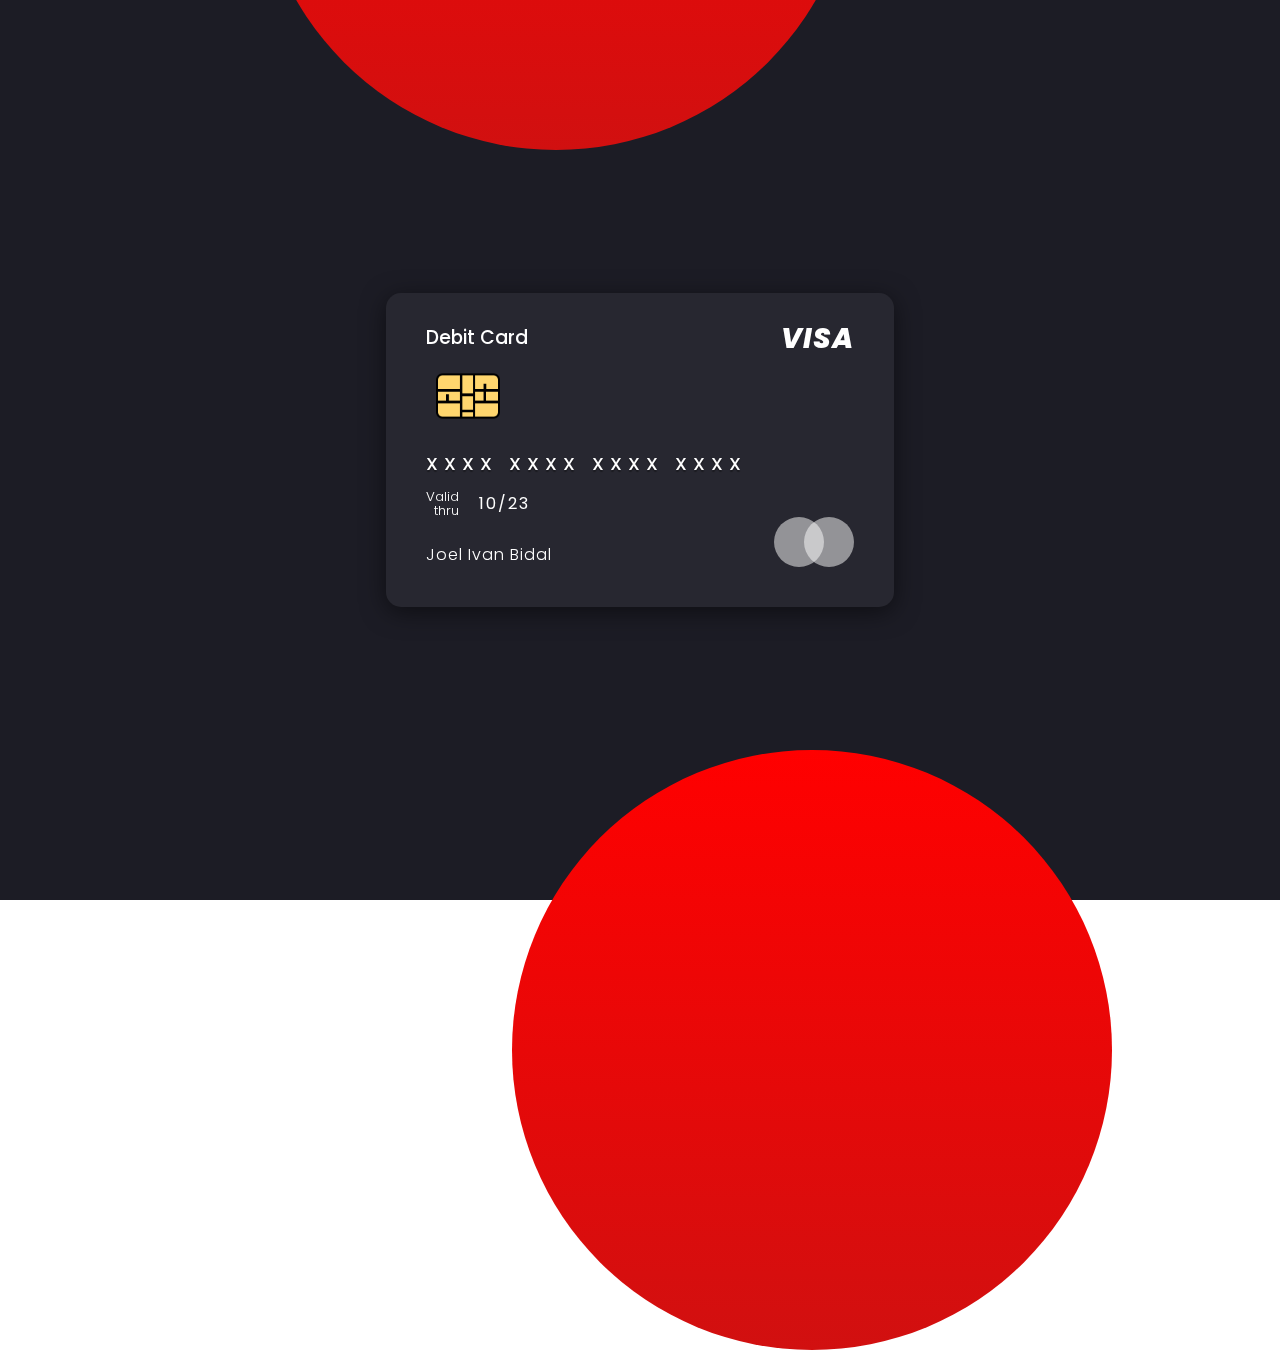
<file: index.html>
<!DOCTYPE html>
<html lang="en">
<head>
    <meta charset="UTF-8">
    <meta name="viewport" content="width=device-width, initial-scale=1.0">
    <!-- Google Fonts -->
    <link href="https://fonts.googleapis.com/css2?family=Poppins:wght@200;300;400;500;600;800&display=swap" rel="stylesheet">
    <title>Debit Card Glassmorphism</title>
    <link rel="shortcut icon" href="img/chip.png" type="image/x-icon">
    <link rel="stylesheet" href="css/styles.css">
</head>
<body>
    <section>
        <div class="ball"></div>
        <div class="card">
            <div class="face front">
                <h3 class="debit">Debit Card</h3>
                <h3 class="bank">VISA</h3>
                <img class="chip" src="img/chip.png" alt="">
                <h3 class="number">XXXX XXXX XXXX XXXX</h3>
                <h5 class="valid"><span>Valid<br>thru</span>
                <span>10/23</span></h5>
                <h5 class="cardHolder">Joel Ivan Bidal</h5>
            </div>
            <div class="face back">
                <div class="blackbar"></div>
                <div class="ccvtext">
                    <h5>Autorized Signature-not valid unless signed</h5>
                    <div class="whiteBar"></div>
                    <div class="ccv">444</div>
                </div>
                <p class="text">Lorem ipsum dolor sit, amet consectetur adipisicing elit. Dolorum, soluta quia! Accusamus dicta ad non consectetur aut excepturi sint, id temporibus nemo velit tempore obcaecati ipsam quibusdam harum delectus deserunt totam rerum doloribus laborum maxime similique perferendis corrupti mollitia placeat. Enim saepe obcaecati unde voluptatibus odio cupiditate facilis sit id. <a href="views/about.html" class="more">Read more.</a></p>
            </div>
        </div>
    </section>
</body>
</html>
</file>
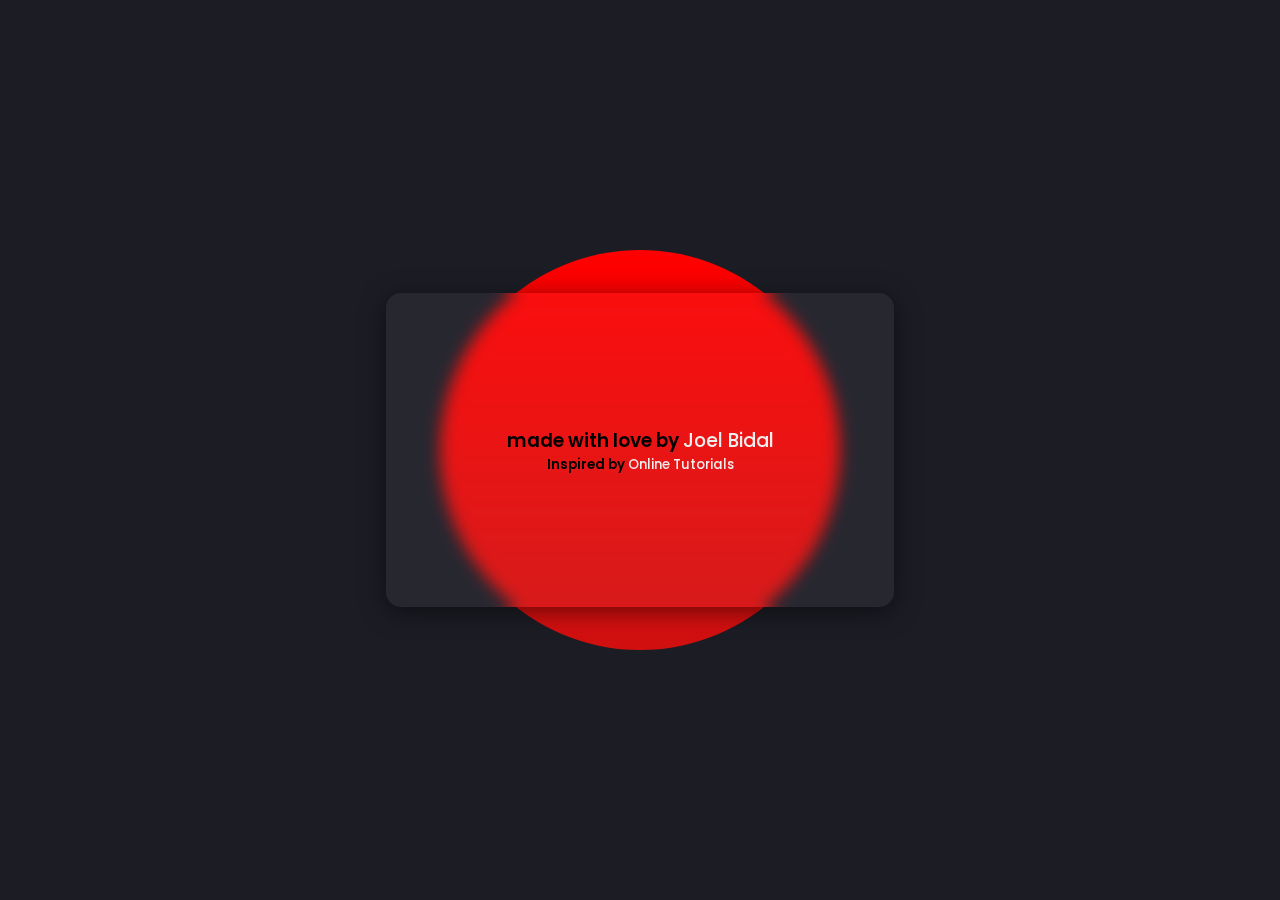
<file: views/about.html>
<!DOCTYPE html>
<html lang="en">
<head>
    <meta charset="UTF-8">
    <meta name="viewport" content="width=device-width, initial-scale=1.0">
    <!-- Google Fonts -->
    <link href="https://fonts.googleapis.com/css2?family=Poppins:wght@200;300;400;500;600;800&display=swap" rel="stylesheet">
    <title>Debit Card Glassmorphism</title>
    <link rel="shortcut icon" href="../img/chip.png" type="image/x-icon">
    <link rel="stylesheet" href="../css/styles.css">
</head>
<body>
    <div class="container-about">
        <div class="ball-about"></div>
        <div class="card-about">
            <div class="face-about">
                <h3>made with love by <a class="profile" href="https://www.linkedin.com/in/joel-bidal-55852711b/" target="_blank">Joel Bidal</a></h3>
                <h5>Inspired by <a class="profile" href="https://www.youtube.com/watch?v=XeX1vsaufF0&ab_channel=OnlineTutorials" target="_blank">Online Tutorials</a></h5>
            </div>
        </div>
    </div>
    <script type="text/javascript" src="../js/vanilla-tilt.min.js"></script>
    <script type="text/javascript">
        VanillaTilt.init(document.querySelectorAll(".card-about"), {
            max: 25,
            speed: 400
        });
    </script>
</body>
</html>
</file>
<file: css/styles.css>
*{
    box-sizing: border-box;
    margin: 0;
    padding: 0;
    font-family: 'Poppins', sans-serif;
}

body{
    overflow: hidden;
}

section{
    display: flex;
    justify-content: center;
    align-items: center;
    min-height: 100vh;
    background-color: #1c1c25;
}

section::before{
    content: '';
    position: absolute;
    top: -50%;
    left: 20%;
    width: 600px;
    height: 600px;
    background: linear-gradient(#f00, rgb(209, 16, 16));
    border-radius: 50%;
}

.ball::before{
    content: '';
    position: absolute;
    bottom: -50%;
    left: 40%;
    width: 600px;
    height: 600px;
    background: linear-gradient(#f00, rgb(209, 16, 16));
    border-radius: 50%;
}

.card{
    position: relative;
    width: 508px;
    height: 314px;
    transform-style: preserve-3d;
    perspective: 700px;
    cursor: pointer;
}

.card .face{
    position: absolute;
    top: 0;
    left: 0;
    width: 100%;
    height: 100%;
    box-shadow: 0 5px 25px rgba(0, 0, 0, 0.5);
    border-radius: 15px;
    background: rgba(255, 255, 255, 0.05);
    backdrop-filter: blur(8px);
    transform-style: preserve-3d;
    transition: 1s;
    backface-visibility: hidden;
}

.card:hover .face.front{
    transform: rotateY(180deg);
}

.card .face.back{
    transform: rotateY(180deg);
}

.card:hover .face.back{
    transform: rotateY(360deg);
}

.card .face.front::before{
    content: '';
    position: absolute;
    bottom: 40px;
    right: 40px;
    width: 50px;
    height: 50px;
    background: #fff;
    border-radius: 50%;
    opacity: 0.5;
}

.card .face.front::after{
    content: '';
    position: absolute;
    bottom: 40px;
    right: 70px; 
    width: 50px;
    height: 50px;
    background: #fff;
    border-radius: 50%;
    opacity: 0.5;
}

.card .face.front .debit{
    position: absolute;
    left: 40px;
    top: 30px;
    color: #fff;
    font-weight: 500;
}

.card .face.front .bank{
    position: absolute;
    right: 40px;
    top: 25px;
    color: #fff;
    font-weight: 800;
    letter-spacing: 1px;
    font-size: 28px;
    font-style: italic;
}

.card .face.front .chip{
    position: absolute;
    top: 80px;
    left: 50px;
    max-width: 64px;
}

.card .face.front .number{
    position: absolute;
    bottom: 130px;
    left: 40px;
    color: #fff;
    font-weight: 500;
    letter-spacing: 6px;
    font-size: 18px;
    text-shadow: 0 2px 1px #0005;
}

.card .face.front .valid{
    position: absolute;
    bottom: 90px;
    left: 40px;
    display: flex;
    justify-content: center;
    align-items: center;
    color: #fff;
    font-weight: 300;
    line-height: 1em;
    text-align: right;
}
.card .face.front .valid span:last-child{
    margin-left: 20px;
    font-size: 16px;
    font-weight: 400;
    letter-spacing: 2px;
}

.card .face.front .cardHolder{
    position: absolute;
    bottom: 40px;
    left: 40px;
    color: #fff;
    font-weight: 300;
    font-size: 16px;
    letter-spacing: 1px;
}

.card .face.back .blackbar{
    position: absolute;
    top: 40px;
    width: 100%;
    height: 60px;
    background-color: #000;
}

.card .face.back .ccvtext{
    position: absolute;
    top: 120px;
    left: 30px;
}

.card .face.back .ccvtext h5{
    color: #fff;
    font-weight: 400;
    font-size: 12px;
    text-transform: uppercase;
    letter-spacing: 2px;
}

.card .face.back .ccvtext .whiteBar{
    position: relative;
    width: 400px;
    height: 40px;
    background: #fff;
    margin-top: 5px;
}

.card .face.back .ccvtext .ccv{
    position: relative;
    top: -35px;
    left: 395px;
    background: #ccc;
    color: #111;
    width: 50px;
    height: 30px;
    font-weight: 600;
    letter-spacing: 3px;
    display: flex;
    justify-content: center;
    align-items: center;
}

.card .face.back .text{
    position: absolute;
    bottom: 30px;
    left: 30px;
    right: 30px;
    color: #fff;
    font-size: 10px;
    line-height: 1.4em;
    font-weight: 300;
}

.card .face.back .text .more{
    font-size: 12px;
    text-decoration: none;
    font-weight: 600;
    color: #000;
}

.card .face.back .text .more:hover{
    text-decoration: underline;
}

/*///////// About styles //////////*/

.container-about{
    display: flex;
    justify-content: center;
    align-items: center;
    min-height: 100vh;
    background-color: #1c1c25;
}

.ball-about::before{
    content: '';
    position: absolute;
    top: 0;
    left: 0;
    right: 0;
    bottom: 0;
    margin: auto;
    width: 400px;
    height: 400px;
    background: linear-gradient(#f00, rgb(209, 16, 16));
    border-radius: 50%;
}

.card-about{
    position: relative;
    width: 508px;
    height: 314px;
    transform-style: preserve-3d;
    backdrop-filter: blur(8px);
}

.card-about .face-about{
    position: absolute;
    top: 0;
    left: 0;
    width: 100%;
    height: 100%;
    box-shadow: 0 5px 25px rgba(0, 0, 0, 0.5);
    border-radius: 15px;
    background: rgba(255, 255, 255, 0.05);
    backdrop-filter: blur(8px);
    transform-style: preserve-3d;
    transition: 1s;
    display: flex;
    align-items: center;
    justify-content: center;
    flex-direction: column;
}

.card-about .face-about h3,
.card-about .face-about h5{
    font-weight: 600;
}


.card-about .face-about a{
    text-decoration: none;
    color: #eee;
    font-weight: 500;
    cursor: crosshair;
}
.card-about .face-about a:hover{
    text-decoration: underline;
}
</file>
